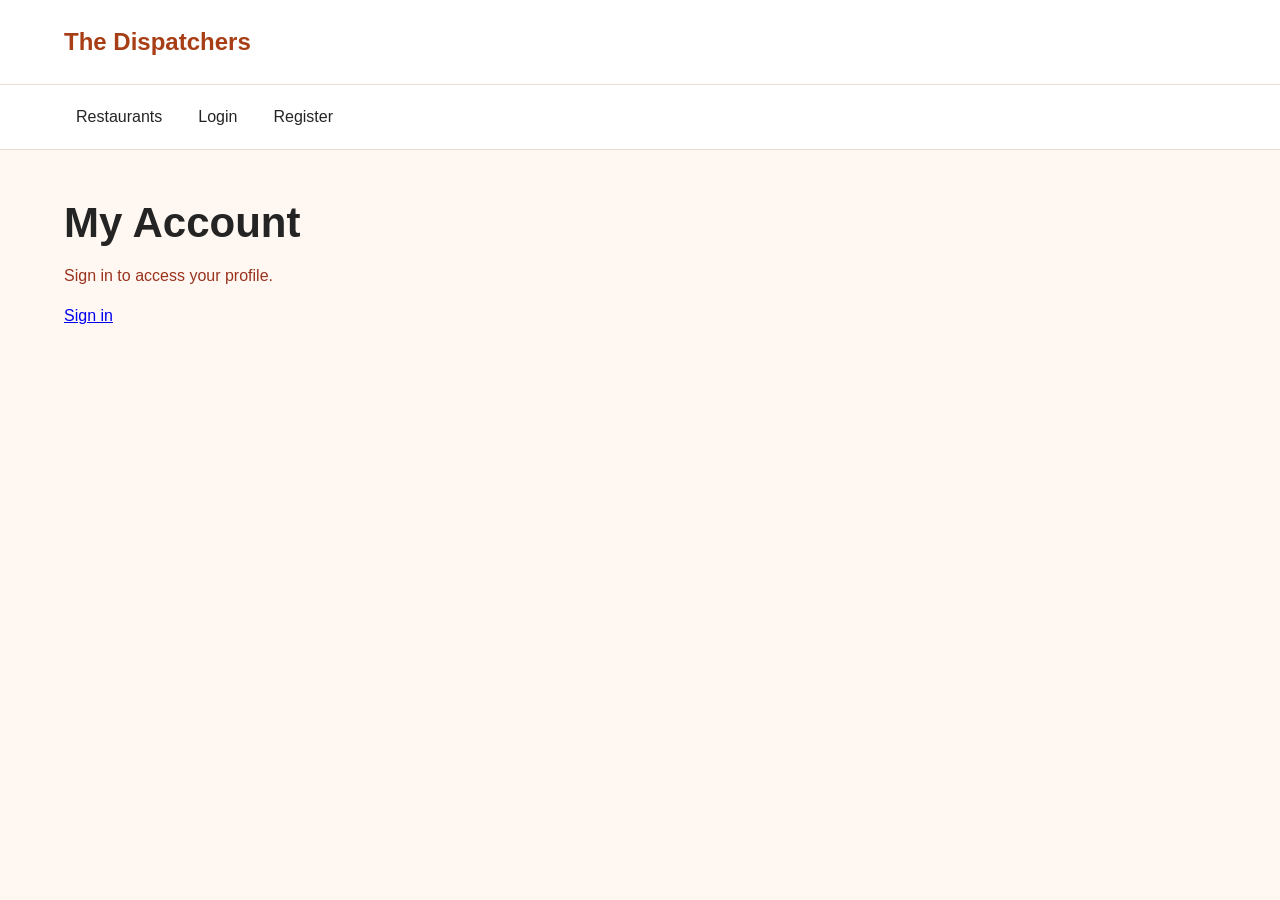
<file: frontend/account.html>
<!DOCTYPE html>
<html lang="en">
<head>
    <meta charset="UTF-8">
    <meta name="viewport" content="width=device-width, initial-scale=1.0">
    <title>My Account | The Dispatchers</title>
    <link rel="stylesheet" href="/frontend/styles.css">
    <script src="/frontend/navbar.js" defer></script>
    <script src="/frontend/account.js" defer></script>
</head>
<body>
    <header class="site-header">
        <a class="brand" href="/">The Dispatchers</a>
    </header>
    <nav id="site-nav" aria-label="Main navigation"></nav>
    <main>
        <h1>My Account</h1>
        <form id="account-form" class="search-controls"
              style="flex-direction: column; align-items: stretch; max-width: 480px;" hidden>
            <div>
                <label for="name">Name</label>
                <input id="name" type="text" autocomplete="name" required>
            </div>
            <div>
                <label for="email">Sign-in email</label>
                <input id="email" type="email" readonly>
            </div>
            <div>
                <label for="saved-address">Saved delivery address</label>
                <input id="saved-address" type="text" readonly>
            </div>
            <div>
                <label for="address-action">Delivery address changes</label>
                <select id="address-action">
                    <option value="keep">Keep current address</option>
                    <option value="update">Add or edit address</option>
                    <option value="clear">Remove saved address</option>
                </select>
            </div>
            <fieldset id="address-fields" hidden disabled>
                <legend>Delivery address</legend>
                <label for="street">Street address (include unit if applicable)</label>
                <input id="street" autocomplete="street-address" required>
                <label for="city">City</label>
                <input id="city" autocomplete="address-level2" required>
                <label for="region">Province, state, or region</label>
                <input id="region" autocomplete="address-level1" required>
                <label for="postal_code">Postal code</label>
                <input id="postal_code" autocomplete="postal-code" required>
                <label for="country">Country</label>
                <input id="country" autocomplete="country-name" required>
            </fieldset>
            <button type="submit">Save changes</button>
        </form>
        <section id="deactivation-section" hidden aria-labelledby="deactivation-title">
            <h2 id="deactivation-title">Deactivate account</h2>
            <p>You’ll be signed out and lose access to your account and cart. Existing orders will be retained.</p>
            <button id="deactivate-account" type="button">Deactivate my account</button>
        </section>
        <p id="account-status" role="status">Loading your profile…</p>
        <p id="account-error" class="error" role="alert"></p>
        <a id="account-login" href="/frontend/login.html" hidden>Sign in</a>
    </main>
</body>
</html>
</file>
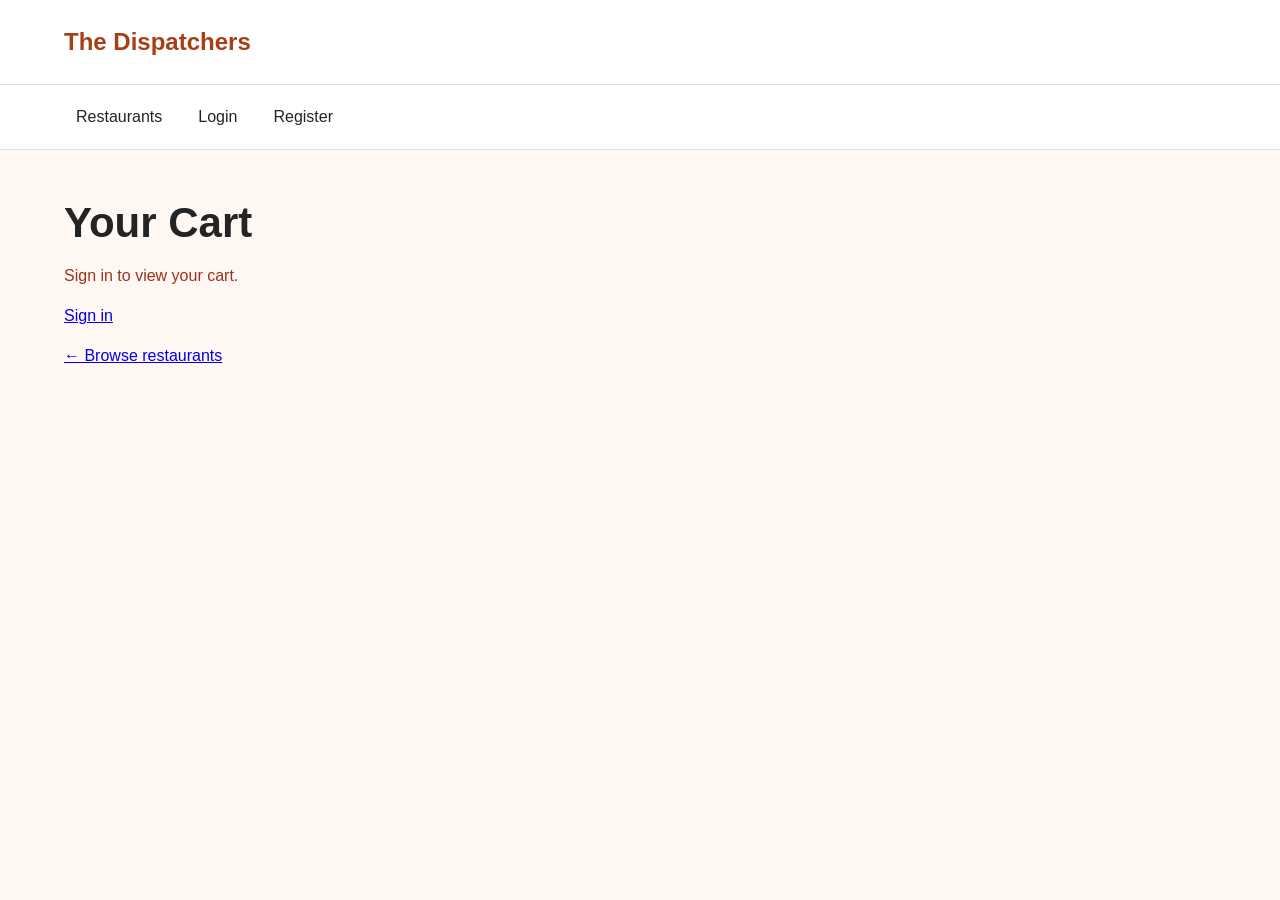
<file: frontend/cart.html>
<!DOCTYPE html>
<html lang="en">
<head>
    <meta charset="UTF-8">
    <meta name="viewport" content="width=device-width, initial-scale=1.0">
    <title>Your Cart | The Dispatchers</title>
    <link rel="stylesheet" href="/frontend/styles.css">
    <script src="/frontend/navbar.js" defer></script>
    <script src="/frontend/cart.js" defer></script>
</head>
<body>
    <header class="site-header">
        <a class="brand" href="/">The Dispatchers</a>
    </header>
    <nav id="site-nav" aria-label="Main navigation"></nav>
    <main>
        <h1>Your Cart</h1>
        <p id="cart-status" role="status">Loading your cart…</p>
        <p id="cart-error" class="error" role="alert"></p>
        <a id="cart-login" href="/frontend/login.html" hidden>Sign in</a>
        <section id="cart-contents" hidden>
            <div id="cart-items" class="menu-grid"></div>
            <div id="cart-summary" class="restaurant-info"></div>
            <button id="place-order" type="button">Place order</button>
            <p id="checkout-error" class="error" role="alert"></p>
        </section>
        <p><a href="/">&larr; Browse restaurants</a></p>
    </main>
</body>
</html>
</file>
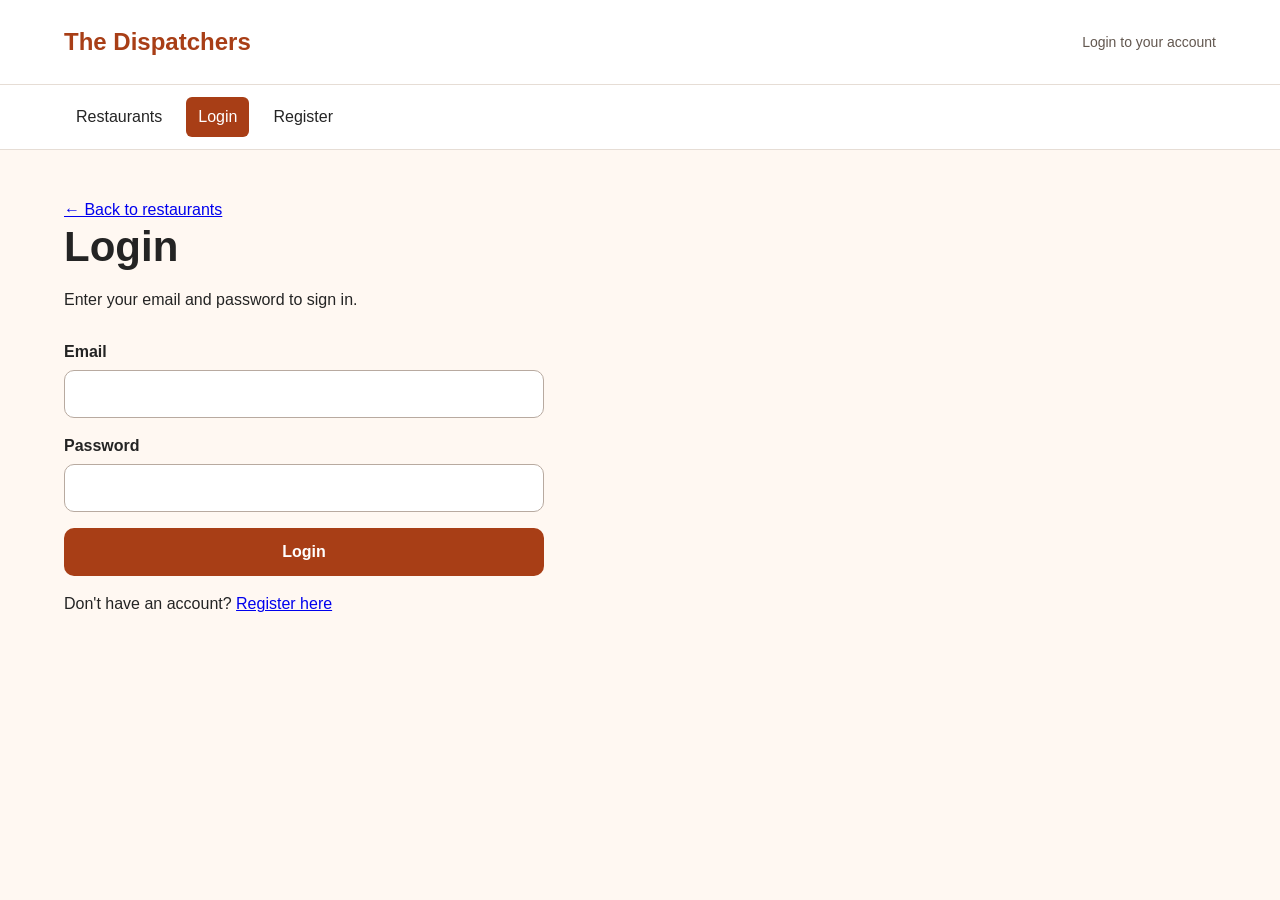
<file: frontend/login.html>
<!DOCTYPE html>
<html lang="en">
<head>
    <meta charset="UTF-8">
    <meta name="viewport" content="width=device-width, initial-scale=1.0">

    <title>Login | The Dispatchers</title>

    <link rel="stylesheet" href="/frontend/styles.css">
    <script src="/frontend/navbar.js" defer></script>
    <script src="/frontend/login.js" defer></script>
</head>

<body>
    <header class="site-header">
        <a class="brand" href="/">The Dispatchers</a>
        <span>Login to your account</span>
    </header>
    <nav id="site-nav" aria-label="Main navigation"></nav>

    <main>
        <a href="/">&larr; Back to restaurants</a>

        <h1>Login</h1>
        <p>Enter your email and password to sign in.</p>

        <form id="login-form"
              class="search-controls"
              style="flex-direction: column; align-items: stretch; max-width: 480px;">

            <div>
                <label for="email">Email</label>
                <input id="email" type="email" autocomplete="email" required>
            </div>

            <div>
                <label for="password">Password</label>
                <input id="password" type="password" autocomplete="current-password" required>
            </div>

            <button type="submit">Login</button>
        </form>

        <p id="login-error" class="error" role="alert"></p>

        <p>
            Don't have an account?
            <a href="/frontend/register.html">Register here</a>
        </p>
    </main>
</body>
</html>
</file>
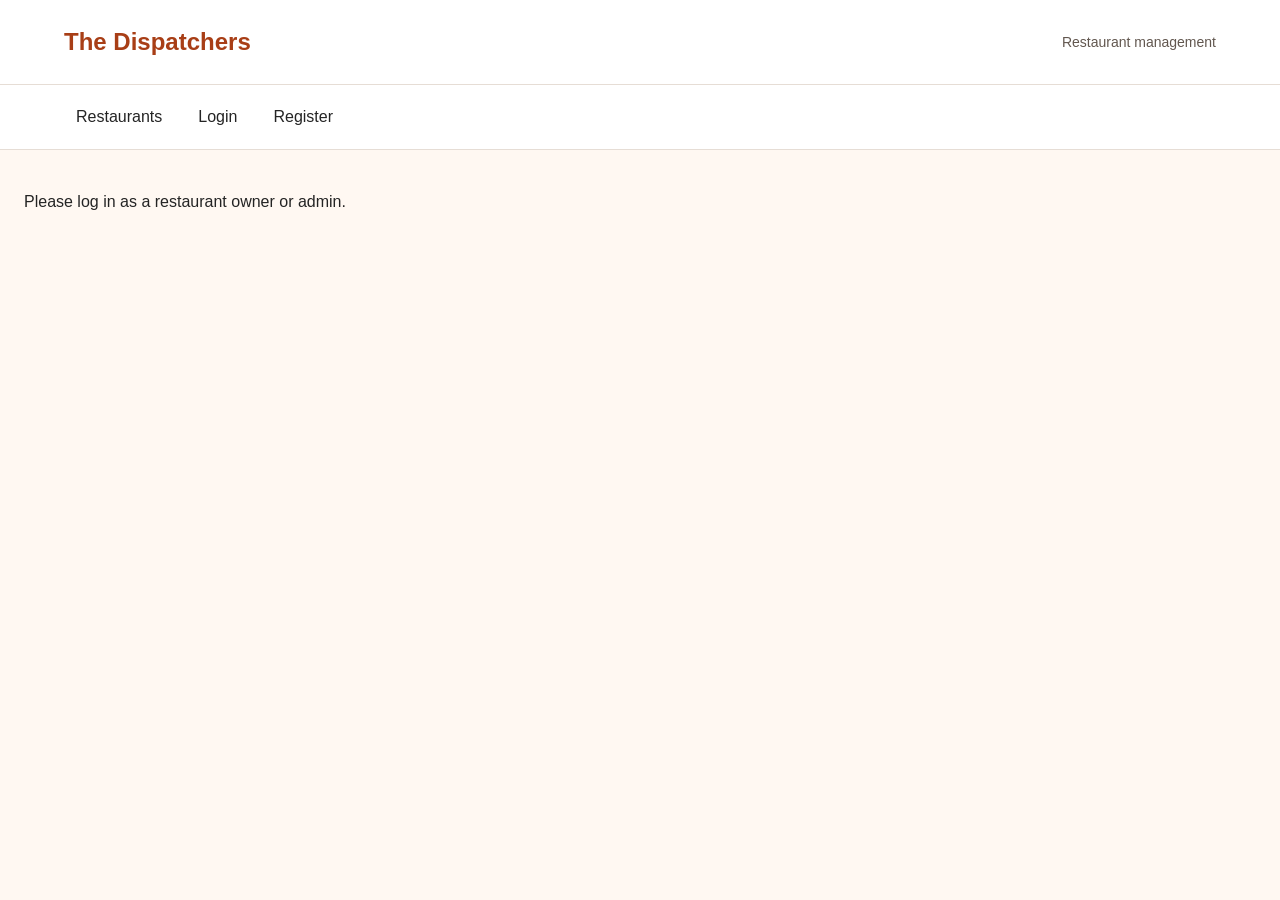
<file: frontend/manage.html>
<!DOCTYPE html>
<html lang="en">
<head>
    <meta charset="UTF-8">
    <meta name="viewport" content="width=device-width, initial-scale=1.0">
    <title>Manage Restaurants | The Dispatchers</title>
    <link rel="stylesheet" href="/frontend/styles.css">
    <script src="/frontend/navbar.js" defer></script>
</head>
<body>
    <header class="site-header">
        <a class="brand" href="/">The Dispatchers</a>
        <span>Restaurant management</span>
    </header>

    <nav id="site-nav" aria-label="Main navigation"></nav>

    <p id="access-message" role="status" style="padding: 24px;">
        Checking account permissions...
    </p>

    <main id="manage-content" hidden>
        <section>
            <a href="/">&larr; Back to restaurants</a>
            <h1>Manage Restaurants</h1>
            <p id="error" class="error" role="alert"></p>
            <p id="success" role="status" style="color:#27633c"></p>

            <div>
                <label for="restaurant-select">Pick a restaurant to edit</label>
                <select id="restaurant-select"></select>
            </div>

            <p>
                <a id="manage-menu-link"
                   href="/frontend/menu-management.html"
                   hidden>
                    Manage Menu for This Restaurant
                </a>
            </p>

        </section>

        <section>
            <form id="restaurant-form" class="search-controls" style="flex-direction:column; align-items:stretch">
                <div><label for="r-name">Name</label><input id="r-name" required></div>
                <div><label for="r-cuisine">Cuisine</label><input id="r-cuisine" required></div>
                <div><label for="r-rating">Rating (0-5)</label><input id="r-rating" type="number" step="0.1" min="0" max="5" required></div>
                <div><label for="r-time">Delivery time (minutes)</label><input id="r-time" type="number" min="0" required></div>
                <div><label for="r-fee">Delivery fee</label><input id="r-fee" type="number" step="0.01" min="0" required></div>
                <div><label for="r-address">Address</label><input id="r-address" required></div>
                <div><label><input id="r-open" type="checkbox" checked style="width:auto; min-height:0"> Open</label></div>
                <button type="submit" id="r-submit">Create restaurant</button>
            </form>
        </section>
    </main>

    <script>
            const $ = id => document.getElementById(id);
            let restaurantId = null;

            function showError(msg) {
                $("error").textContent = msg;
                $("success").textContent = "";
            }

            function showSuccess(msg) {
                $("success").textContent = msg;
                $("error").textContent = "";
            }

            async function errorMessage(res) {
                try {
                    const body = await res.json();

                    if (typeof body.detail === "string") {
                        return body.detail;
                    }

                    if (Array.isArray(body.detail)) {
                        return body.detail.map(
                            d => d.loc.join(".") + ": " + d.msg
                        ).join("; ");
                    }
                } catch (error) {
                    console.error(error);
                }

                return "Request failed (" + res.status + ")";
            }

            async function api(method, path, body) {
                const options = {
                    method: method,
                    headers: {}
                };

                const token = sessionStorage.getItem("access_token");

                if (token) {
                    options.headers["Authorization"] = "Bearer " + token;
                }

                if (body) {
                    options.headers["Content-Type"] = "application/json";
                    options.body = JSON.stringify(body);
                }

                const res = await fetch(path, options);

                if (!res.ok) {
                    throw new Error(await errorMessage(res));
                }

                return res.json();
            }

            async function loadDropdown(selectedId) {
                const select = $("restaurant-select");

                select.replaceChildren(
                    new Option("-- New restaurant --", "")
                );

                const restaurants = await api("GET", "/restaurants/mine");

                restaurants.forEach(restaurant => {
                    select.add(new Option(
                        restaurant.id + ": " + restaurant.name,
                        restaurant.id
                    ));
                });

                select.value = selectedId ? String(selectedId) : "";
            }

            function fillForm(restaurant) {
                $("r-name").value = restaurant ? restaurant.name : "";
                $("r-cuisine").value = restaurant ? restaurant.cuisine : "";
                $("r-rating").value = restaurant ? restaurant.rating : "";
                $("r-time").value = restaurant
                    ? restaurant.delivery_time_minutes : "";
                $("r-fee").value = restaurant ? restaurant.delivery_fee : "";
                $("r-address").value = restaurant ? restaurant.address : "";
                $("r-open").checked = restaurant ? restaurant.is_open : true;

                $("r-submit").textContent = restaurant
                    ? "Update restaurant"
                    : "Create restaurant";
            }

            function updateMenuLink() {
                const link = $("manage-menu-link");

                link.hidden = !restaurantId;

                if (restaurantId) {
                    link.href =
                        "/frontend/menu-management.html?restaurant_id=" +
                        restaurantId;
                }
            }

            $("restaurant-select").addEventListener("change", async event => {
                restaurantId = event.target.value
                    ? Number(event.target.value)
                    : null;

                updateMenuLink();

                try {
                    const restaurant = restaurantId
                        ? await api("GET", "/restaurants/" + restaurantId)
                        : null;

                    fillForm(restaurant);
                    $("error").textContent = "";
                    $("success").textContent = "";

                } catch (error) {
                    showError(error.message);
                }
            });

            $("restaurant-form").addEventListener("submit", async event => {
                event.preventDefault();

                const body = {
                    name: $("r-name").value.trim(),
                    cuisine: $("r-cuisine").value.trim(),
                    rating: Number($("r-rating").value),
                    delivery_time_minutes: Number($("r-time").value),
                    delivery_fee: Number($("r-fee").value),
                    address: $("r-address").value.trim(),
                    is_open: $("r-open").checked
                };

                try {
                    const saved = restaurantId
                        ? await api("PUT", "/restaurants/" + restaurantId, body)
                        : await api("POST", "/restaurants", body);

                    restaurantId = saved.id;

                    updateMenuLink();

                    await loadDropdown(saved.id);
                    fillForm(saved);

                    showSuccess(
                        'Saved "' + saved.name + '" (id ' + saved.id + ")."
                    );

                } catch (error) {
                    showError(error.message);
                }
            });

            async function checkAccess() {
                const token = sessionStorage.getItem("access_token");

                if (!token) {
                    $("access-message").textContent =
                        "Please log in as a restaurant owner or admin.";
                    return;
                }

                try {
                    const response = await fetch("/auth/me", {
                        headers: {
                            "Authorization": "Bearer " + token
                        }
                    });

                    if (response.status === 401) {
                        sessionStorage.removeItem("access_token");

                        $("access-message").textContent =
                            "Your login has expired. Please log in again.";
                        return;
                    }

                    if (!response.ok) {
                        $("access-message").textContent =
                            "Could not check your account permissions.";
                        return;
                    }

                    const user = await response.json();

                    if (user.role !== "restaurant owner" &&
                        user.role !== "admin") {
                        $("access-message").textContent =
                            "You do not have permission to manage restaurants.";
                        return;
                    }

                    await loadDropdown();

                    $("access-message").hidden = true;
                    $("manage-content").hidden = false;

                } catch (error) {
                    $("access-message").textContent =
                        "Could not load the restaurant management page.";
                    console.error(error);
                }
            }

            checkAccess();
    </script>
</body>
</html>
</file>
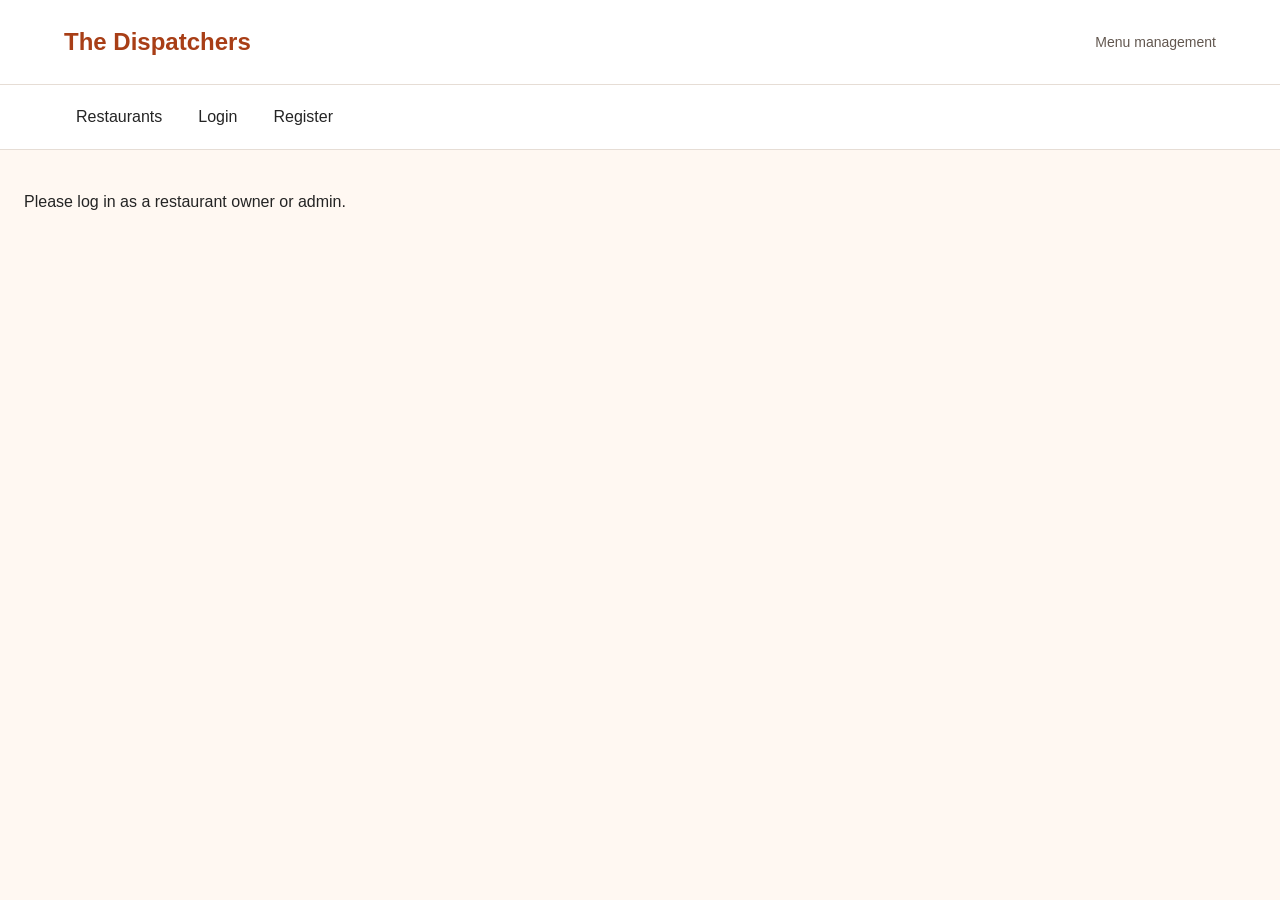
<file: frontend/menu-management.html>
<!DOCTYPE html>
<html lang="en">
<head>
    <meta charset="UTF-8">
    <meta name="viewport" content="width=device-width, initial-scale=1.0">

    <title>Manage Menu | The Dispatchers</title>

    <link rel="stylesheet" href="/frontend/styles.css">
    <script src="/frontend/navbar.js" defer></script>
    <script src="/frontend/menu-management.js" defer></script>
</head>

<body>
    <header class="site-header">
        <a class="brand" href="/">The Dispatchers</a>
        <span>Menu management</span>
    </header>

    <nav id="site-nav" aria-label="Main navigation"></nav>

    <p id="access-message" role="status" style="padding: 24px;">
        Checking account permissions...
    </p>

    <main id="menu-content" hidden>
        <a href="/frontend/manage.html">
            &larr; Back to Manage Restaurants
        </a>

        <h1>Manage Menu</h1>
        <p>Add or update menu items for your restaurant.</p>

        <p id="error" class="error" role="alert"></p>
        <p id="success" role="status" style="color: #27633c;"></p>

        <section>
            <label for="restaurant-select">Restaurant</label>
            <select id="restaurant-select">
                <option value="">Choose a restaurant</option>
            </select>

            <p id="restaurant-message" role="status"></p>
        </section>

        <section id="menu-section" hidden>
            <h2>Menu Items</h2>

            <p id="menu-status" role="status"></p>
            <ul id="menu-list"></ul>

            <label for="menu-item-select">
                Choose a menu item to edit
            </label>

            <select id="menu-item-select">
                <option value="">-- New menu item --</option>
            </select>

            <form id="menu-item-form"
                  class="search-controls"
                  style="flex-direction: column; align-items: stretch; max-width: 480px;">

                <div>
                    <label for="item-name">Name</label>
                    <input id="item-name" type="text" required>
                </div>

                <div>
                    <label for="item-description">Description</label>
                    <input id="item-description" type="text" required>
                </div>

                <div>
                    <label for="item-price">Price ($)</label>
                    <input id="item-price"
                           type="number"
                           min="0.01"
                           step="0.01"
                           required>
                </div>

                <div>
                    <label for="item-available">
                        <input id="item-available"
                               type="checkbox"
                               checked
                               style="width: auto; min-height: 0;">
                        Available
                    </label>
                </div>

                <button type="submit" id="item-submit">
                    Add Menu Item
                </button>

                <button type="button" id="deactivate-item" hidden>
                    Deactivate Menu Item
                </button>

            </form>
        </section>
    </main>
</body>
</html>
</file>
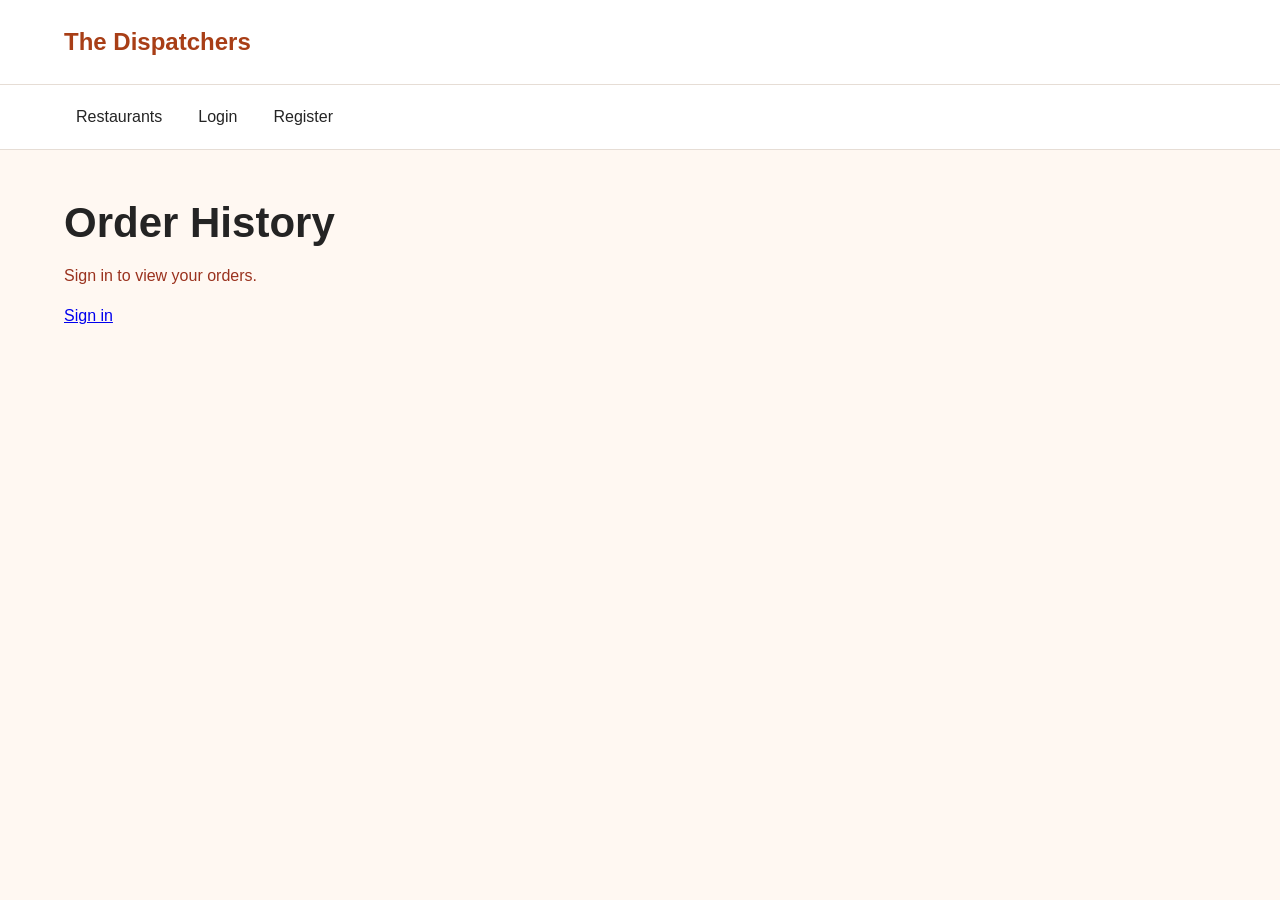
<file: frontend/orders.html>
<!DOCTYPE html>
<html lang="en">
<head>
    <meta charset="UTF-8">
    <meta name="viewport" content="width=device-width, initial-scale=1.0">
    <title>Order History | The Dispatchers</title>
    <link rel="stylesheet" href="/frontend/styles.css">
    <script src="/frontend/navbar.js" defer></script>
    <script src="/frontend/orders.js" defer></script>
</head>
<body>
    <header class="site-header">
        <a class="brand" href="/">The Dispatchers</a>
    </header>
    <nav id="site-nav" aria-label="Main navigation"></nav>
    <main>
        <h1>Order History</h1>
        <p id="order-history-status" role="status">Loading your orders…</p>
        <p id="order-history-error" class="error" role="alert"></p>
        <a id="order-history-login" href="/frontend/login.html" hidden>Sign in</a>
        <div id="order-history" class="restaurant-grid"></div>
    </main>
</body>
</html>
</file>
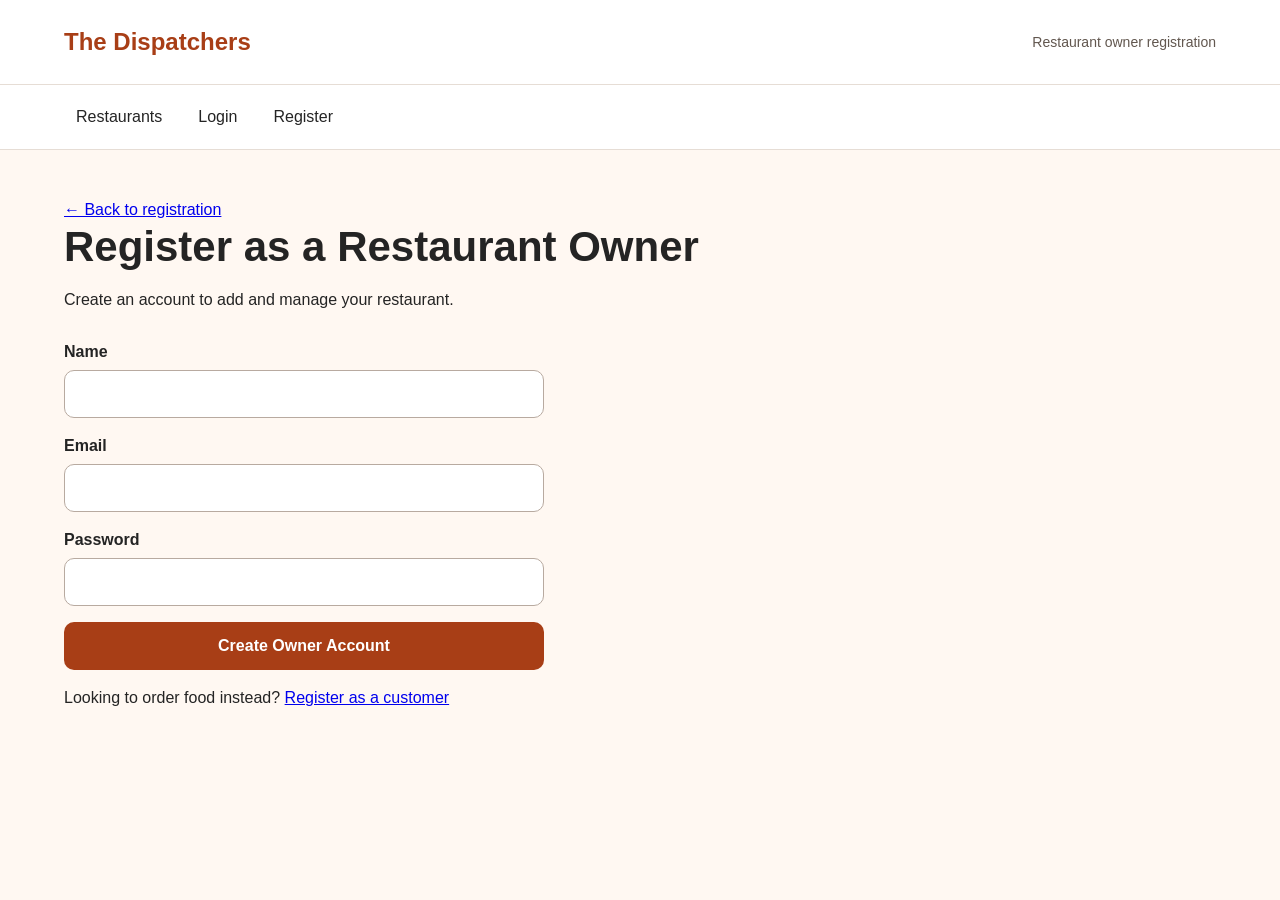
<file: frontend/owner-register.html>
<!DOCTYPE html>
<html lang="en">
<head>
    <meta charset="UTF-8">
    <meta name="viewport" content="width=device-width, initial-scale=1.0">

    <title>Restaurant Owner Registration | The Dispatchers</title>

    <link rel="stylesheet" href="/frontend/styles.css">
    <script src="/frontend/navbar.js" defer></script>
    <script src="/frontend/owner-register.js" defer></script>
</head>

<body>
    <header class="site-header">
        <a class="brand" href="/">The Dispatchers</a>
        <span>Restaurant owner registration</span>
    </header>

    <nav id="site-nav" aria-label="Main navigation"></nav>

    <main>
        <a href="/frontend/register.html">&larr; Back to registration</a>

        <h1>Register as a Restaurant Owner</h1>
        <p>Create an account to add and manage your restaurant.</p>

        <form id="owner-register-form"
              class="search-controls"
              style="flex-direction: column; align-items: stretch; max-width: 480px;">

            <div>
                <label for="name">Name</label>
                <input id="name" type="text" autocomplete="name" required>
            </div>

            <div>
                <label for="email">Email</label>
                <input id="email" type="email" autocomplete="email" required>
            </div>

            <div>
                <label for="password">Password</label>
                <input id="password" type="password"
                       autocomplete="new-password"
                       minlength="8" required>
            </div>

            <button type="submit">Create Owner Account</button>
        </form>

        <p id="owner-registration-success" role="status"></p>
        <p id="owner-registration-error" class="error" role="alert"></p>

        <p id="owner-next-step" hidden>
            <a href="/frontend/login.html">Log in</a>
            to register your restaurant.
        </p>

        <p>
            Looking to order food instead?
            <a href="/frontend/register.html">Register as a customer</a>
        </p>
    </main>
</body>
</html>
</file>
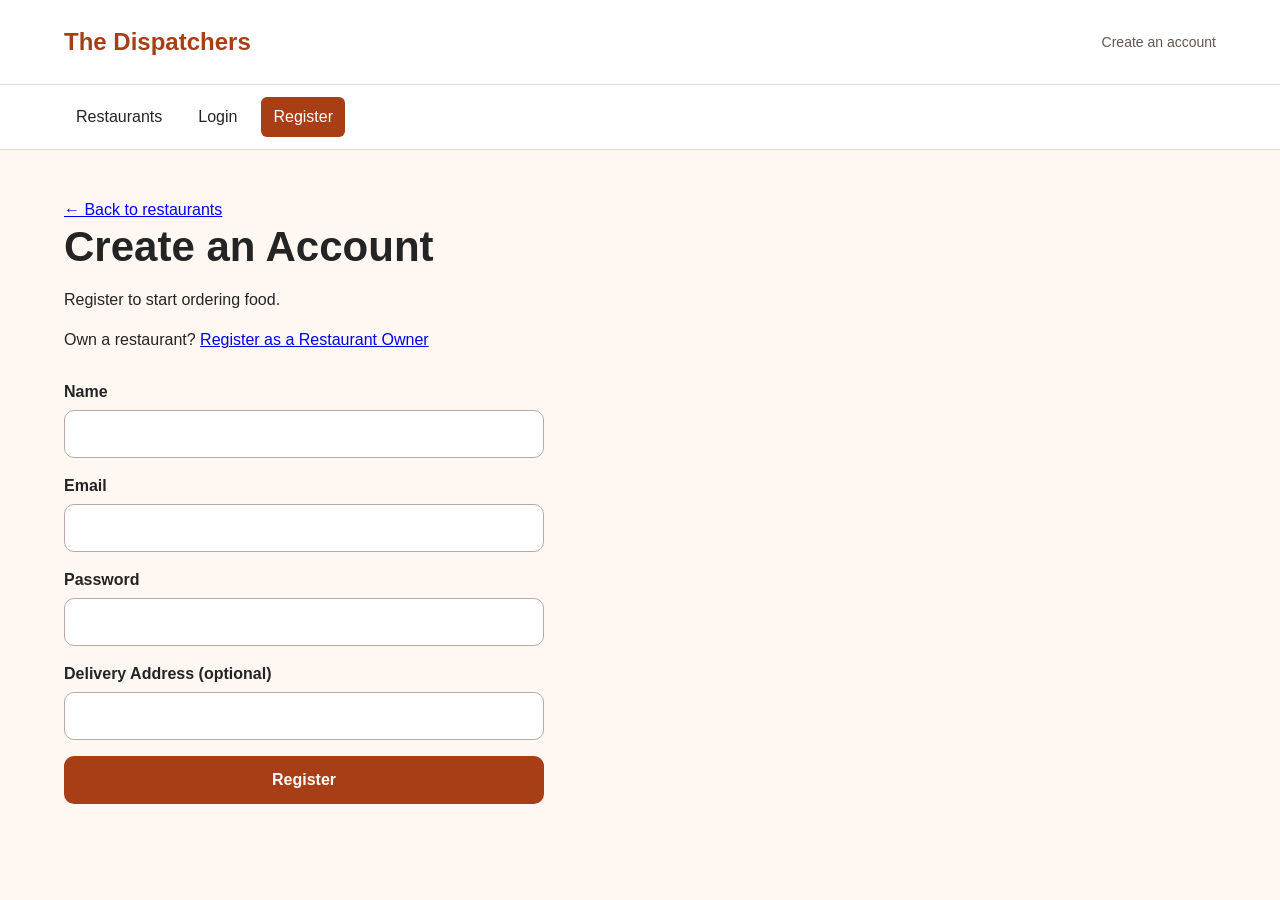
<file: frontend/register.html>
<!DOCTYPE html>
<html lang="en">
<head>
    <meta charset="UTF-8">
    <meta name="viewport" content="width=device-width, initial-scale=1.0">

    <title>Register | The Dispatchers</title>

    <link rel="stylesheet" href="/frontend/styles.css">
    <script src="/frontend/navbar.js" defer></script>
    <script src="/frontend/register.js" defer></script>
</head>

<body>
    <header class="site-header">
        <a class="brand" href="/">The Dispatchers</a>
        <span>Create an account</span>
    </header>
    <nav id="site-nav" aria-label="Main navigation"></nav>

    <main>
        <a href="/">&larr; Back to restaurants</a>
        <h1>Create an Account</h1>
        <p>Register to start ordering food.</p>

        <p>
            Own a restaurant?
            <a href="/frontend/owner-register.html">
                Register as a Restaurant Owner
            </a>
        </p>

        <form id="register-form"
              class="search-controls"
              style="flex-direction: column; align-items: stretch; max-width: 480px;">
            <div>
                <label for="name">Name</label>
                <input id="name" type="text" required>
            </div>

            <div>
                <label for="email">Email</label>
                <input id="email" type="email" required>
            </div>

            <div>
                <label for="password">Password</label>
                <input id="password" type="password" minlength="8" required>
            </div>

            <div>
                <label for="address">Delivery Address (optional)</label>
                <input id="address" type="text">
            </div>

            <button type="submit">Register</button>
        </form>

        <p id="registration-success" role="status"></p>
        <p id="registration-error" class="error" role="alert"></p>
    </main>
</body>
</html>
</file>
<file: frontend/styles.css>
:root {
    font-family: Arial, sans-serif;
    color: #242424;
    background: #fff8f2;
    line-height: 1.5;
}

* {
    box-sizing: border-box;
}

body {
    margin: 0;
}

.site-header {
    display: flex;
    justify-content: space-between;
    align-items: center;
    gap: 16px;
    padding: 24px 5%;
    background: white;
    border-bottom: 1px solid #e6ddd5;
}

.brand {
    color: #a83e16;
    font-size: 24px;
    font-weight: bold;
    text-decoration: none;
}

.site-header span,
footer {
    color: #62574f;
    font-size: 14px;
}

main {
    max-width: 1200px;
    margin: 0 auto;
    padding: 48px 24px;
}

section {
    margin-bottom: 40px;
}

h1 {
    font-size: clamp(28px, 4vw, 42px);
    line-height: 1.2;
    margin: 0 0 12px;
}

h2,
h3 {
    line-height: 1.3;
}

.search-controls {
    display: flex;
    align-items: end;
    flex-wrap: wrap;
    gap: 16px;
    margin-top: 28px;
}

    .search-controls > div {
        flex: 1;
        min-width: 200px;
    }

label {
    display: block;
    margin-bottom: 6px;
    font-weight: bold;
}

input,
select,
button {
    font: inherit;
    min-height: 48px;
    border-radius: 10px;
}

input,
select {
    width: 100%;
    padding: 10px 14px;
    border: 1px solid #b8aaa0;
    background: white;
    color: #242424;
}

button {
    padding: 10px 20px;
    border: 1px solid transparent;
    background: #a83e16;
    color: white;
    font-weight: bold;
    cursor: pointer;
}

    button:hover {
        background: #853112;
    }

    button:disabled {
        opacity: 0.6;
        cursor: wait;
    }

:focus-visible {
    outline: 3px solid #1769aa;
    outline-offset: 4px;
}

.restaurant-grid,
.menu-grid {
    display: grid;
    grid-template-columns: repeat(auto-fit, minmax(260px, 1fr));
    gap: 20px;
}

.restaurant-card,
.menu-card,
.restaurant-info {
    padding: 24px;
    background: white;
    border: 1px solid #e6ddd5;
    border-radius: 14px;
}

.restaurant-card {
    display: flex;
    flex-direction: column;
    align-items: start;
}

    .restaurant-card h3,
    .menu-card h4 {
        margin: 0 0 8px;
        font-size: 20px;
    }

    .restaurant-card p,
    .menu-card p {
        margin: 6px 0;
    }

    .restaurant-card button {
        width: 100%;
        margin-top: auto;
    }

    .restaurant-card .availability {
        margin-bottom: 20px;
    }

.availability {
    font-weight: bold;
    color: #27633c;
}

.unavailable {
    color: #9a321e;
}

.price {
    font-weight: bold;
}

#back-button {
    margin-bottom: 20px;
}

#restaurant-status,
#details-status {
    color: #62574f;
}

.error {
    color: #9a321e !important;
}

footer {
    padding: 20px 24px;
    text-align: center;
    border-top: 1px solid #e6ddd5;
}

[hidden] {
    display: none !important;
}

@media (max-width: 600px) {
    .site-header {
        align-items: start;
        flex-direction: column;
    }

    main {
        padding: 32px 16px;
    }

    .search-controls {
        flex-direction: column;
        align-items: stretch;
    }

        .search-controls > div {
            min-width: 0;
        }

    .restaurant-grid,
    .menu-grid {
        grid-template-columns: 1fr;
    }
}

#site-nav {
    display: flex;
    flex-wrap: wrap;
    gap: 12px;
    padding: 12px 5%;
    background-color: white;
    border-bottom: 1px solid #e6ddd5;
}

#site-nav a {
    padding: 8px 12px;
    color: #242424;
    text-decoration: none;
    border-radius: 6px;
}

#site-nav a:hover {
    background-color: #f3e5db;
}

#site-nav a.active {
    background-color: #a83e16;
    color: white;
}

#site-nav button {
    min-height: 0;
    padding: 8px 12px;
    background: none;
    color: #242424;
    border-radius: 6px;
    font-weight: normal;
}

#site-nav button:hover {
    background-color: #f3e5db;
}

@media (max-width: 600px) {
    #site-nav {
        padding: 12px 16px;
        gap: 8px;
    }

        #site-nav a {
            padding: 8px;
            font-size: 14px;
        }
}
</file>
